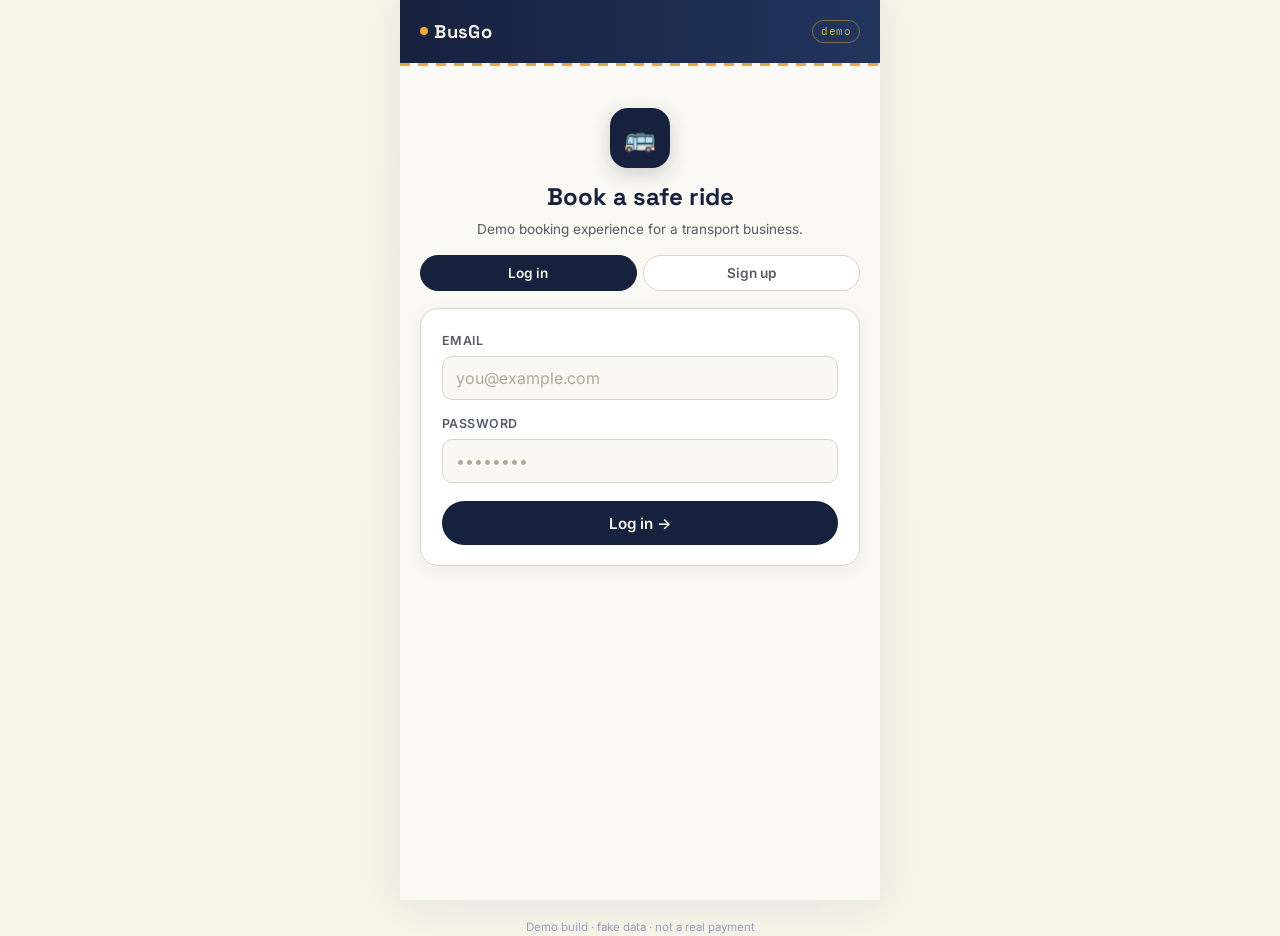
<file: Index.html>
<!DOCTYPE html>
<html lang="en">
<head>
<meta charset="UTF-8">
<meta name="viewport" content="width=device-width, initial-scale=1.0">
<title>BusGo — Book Your Ride</title>
<link rel="stylesheet" href="style.css">
<style>
/* ===== INDEX LOGIN POLISH ===== */
.auth-brand{display:flex;flex-direction:column;align-items:center;padding:1.4rem 0 1rem;}
.auth-brand .logo-mark{width:60px;height:60px;background:var(--ink);border-radius:18px;display:flex;align-items:center;justify-content:center;font-size:1.6rem;margin-bottom:0.7rem;box-shadow:0 6px 20px rgba(22,33,62,0.2);}
.auth-brand .h1{margin:0 0 0.2rem;}
.auth-brand .sub{margin:0;font-size:0.85rem;}
.auth-card{background:#fff;border:1.5px solid var(--line);border-radius:18px;padding:1.4rem 1.3rem 1.2rem;box-shadow:0 4px 18px rgba(22,33,62,0.06);}
.auth-card .field input{background:#faf8f4;transition:border .15s,box-shadow .15s;}
.auth-card .field input:focus{background:#fff;box-shadow:0 0 0 3px rgba(232,169,58,0.15);}
.auth-card .field input::placeholder{color:#b0a99a;}
/* ===== DASHBOARD HERO POLISH ===== */
.hero{box-shadow:0 6px 24px rgba(22,33,62,0.16);}
.hero .hi{font-size:1.25rem;}
.hero .stat-row{gap:1.4rem;margin-top:1rem;}
.hero .stat-item .num{font-size:1.3rem;}
</style>
</head>
<body>

<div class="app">
  <div class="topbar">
    <div class="brand"><span class="dot"></span>BusGo</div>
    <div id="topbarRight" class="who"></div>
  </div>
  <div class="route-strip"></div>

  <div class="content">

    <!-- ============ AUTH VIEW ============ -->
    <div id="view-auth">
      <div class="auth-brand">
        <div class="logo-mark">🚌</div>
        <div class="h1">Book a safe ride</div>
        <p class="sub">Demo booking experience for a transport business.</p>
      </div>

      <div class="tabs">
        <button id="tabLogin" class="active">Log in</button>
        <button id="tabSignup">Sign up</button>
      </div>

      <div id="authError"></div>

      <!-- login form -->
      <form id="loginForm" class="auth-card">
        <div class="field">
          <label>Email</label>
          <input type="email" id="loginEmail" required placeholder="you@example.com" autocomplete="email">
        </div>
        <div class="field" style="margin-bottom:1.1rem;">
          <label>Password</label>
          <input type="password" id="loginPassword" required placeholder="••••••••" autocomplete="current-password">
        </div>
        <button type="submit" class="btn btn-primary">Log in &rarr;</button>
      </form>

      <!-- signup form -->
      <form id="signupForm" class="auth-card" style="display:none;">
        <div class="field">
          <label>Full name</label>
          <input type="text" id="suName" required placeholder="Your full name" autocomplete="name">
        </div>
        <div class="field">
          <label>Email</label>
          <input type="email" id="suEmail" required placeholder="you@example.com" autocomplete="email">
        </div>
        <div class="field">
          <label>Phone number</label>
          <input type="tel" id="suPhone" required placeholder="080..." autocomplete="tel">
        </div>
        <div class="field" style="margin-bottom:1.1rem;">
          <label>Password</label>
          <input type="password" id="suPassword" required placeholder="••••••••" autocomplete="new-password">
        </div>
        <button type="submit" class="btn btn-amber">Create account &rarr;</button>
      </form>
    </div>

    <!-- ============ DASHBOARD VIEW ============ -->
    <div id="view-dashboard" style="display:none;">
      <!-- hero header -->
      <div class="hero" id="heroArea">
        <div class="hi" id="heroGreeting">Welcome back!</div>
        <div class="sub">Search by route and date, then choose seats or cargo for your trip.</div>
        <div class="stat-row">
          <div class="stat-item"><span class="num" id="heroBuses">0</span><span class="lbl">Buses</span></div>
          <div class="stat-item"><span class="num" id="heroTickets">0</span><span class="lbl">My tickets</span></div>
        </div>
      </div>

      <div class="section-label">Plan your trip</div>
      <div class="card search-card">
        <form id="searchTripForm">
          <div class="search-grid">
            <div class="field">
              <label>Pick up</label>
              <select id="searchFrom"></select>
            </div>
            <div class="field">
              <label>Destination</label>
              <select id="searchTo"></select>
            </div>
            <div class="field">
              <label>Depart date</label>
              <input type="date" id="searchDay">
            </div>
            <div class="field">
              <label>Service</label>
              <select id="searchMode">
                <option value="passengers">Passengers</option>
                <option value="goods">Goods / luggage</option>
                <option value="both">Both</option>
              </select>
            </div>
            <div class="field">
              <label>People / bags</label>
              <input type="number" id="searchPeople" min="1" value="1">
            </div>
          </div>
          <button type="submit" class="btn btn-amber">Search buses</button>
        </form>
      </div>

      <div id="searchFeedback" class="sub"></div>
      <div class="section-label">Available trips</div>
      <div id="busList"></div>
    </div>

    <!-- ============ SEAT PICKER VIEW ============ -->
    <div id="view-seats" style="display:none;">
      <button class="btn-ghost btn" style="width:auto; margin-bottom:1rem;" id="backToDash">&larr; Back</button>
      <div id="seatBusInfo" class="card"></div>

      <div class="seat-legend">
        <span><span class="legend-swatch" style="background:#E7E4D9;"></span>Available</span>
        <span><span class="legend-swatch" style="background:var(--rust);"></span>Taken</span>
        <span><span class="legend-swatch" style="background:var(--ink);"></span>Your pick</span>
      </div>
      <div id="seatGrid" class="seat-grid"></div>

      <button id="payBtn" class="btn btn-amber" disabled>Select seats to continue</button>
    </div>

    <!-- ============ PAYMENT METHOD VIEW ============ -->
    <div id="view-payment" style="display:none;">
      <button class="btn-ghost btn" style="width:auto; margin-bottom:1rem;" id="backToSeats">&larr; Back to seats</button>
      <div class="h1">Choose payment method</div>
      <p class="sub">Select how you'd like to complete your booking.</p>

      <div id="paymentSummary" class="card"></div>

      <div class="pay-methods" id="payMethodList">
        <div class="pay-method selected" data-method="bank">
          <span class="icon">🏦</span>
          <div class="info">
            <div class="name">Pay with Bank Transfer</div>
            <div class="desc">Transfer to our demo bank account</div>
          </div>
          <div class="radio"></div>
        </div>
        <div class="pay-method" data-method="card">
          <span class="icon">💳</span>
          <div class="info">
            <div class="name">Pay with Card (Demo)</div>
            <div class="desc">Fake payment — instantly confirmed</div>
          </div>
          <div class="radio"></div>
        </div>
      </div>

      <div id="bankDetails" class="bank-details">
        <div class="row"><span class="l">Bank</span><span class="v">GTBank</span></div>
        <div class="row"><span class="l">Account name</span><span class="v">BusGo Transport Ltd</span></div>
        <div class="row"><span class="l">Account number</span><span class="v">0123 456 7890</span></div>
      </div>

      <button id="confirmPayBtn" class="btn btn-amber">Confirm Payment</button>
    </div>

    <!-- ============ TICKET VIEW ============ -->
    <div id="view-ticket" style="display:none;">
      <div id="ticketBox"></div>
      <button id="ticketDoneBtn" class="btn btn-primary">Done</button>
    </div>

  </div>
</div>

<!-- ============ FLOATING BUTTONS ============ -->
<button class="fab secondary" id="fabTickets" style="display:none;" title="My Tickets">🎟</button>
<button class="fab" id="fabRequest" style="display:none;" title="Request a day">+</button>

<!-- ============ REQUEST DAY MODAL ============ -->
<div id="requestModalBackdrop" class="modal-backdrop" style="display:none;">
  <div class="modal" id="requestModal">
    <div class="modal-header">
      <div>
        <div class="plate" style="font-size:1.1rem;">Request a travel day</div>
        <div class="meta">Tell us which day you need and the admin will consider adding a bus.</div>
      </div>
      <button class="modal-close" id="reqModalCloseBtn">&times;</button>
    </div>
    <form id="requestDayForm">
      <div class="field">
        <label>Day you need</label>
        <input type="date" id="reqDay" required>
      </div>
      <div class="field">
        <label>Note (optional)</label>
        <input type="text" id="reqNote" placeholder="e.g. going home after exams">
      </div>
      <button type="submit" class="btn btn-amber">Send request</button>
      <div id="requestConfirm" style="margin-top:0.6rem;"></div>
    </form>
  </div>
</div>

<!-- ============ MY TICKETS MODAL ============ -->
<div id="ticketsModalBackdrop" class="modal-backdrop" style="display:none;">
  <div class="modal" id="ticketsModal">
    <div class="modal-header">
      <div>
        <div class="plate" style="font-size:1.1rem;">My Tickets</div>
        <div class="meta" id="ticketsCount">0 tickets</div>
      </div>
      <button class="modal-close" id="ticketsModalCloseBtn">&times;</button>
    </div>
    <div id="ticketsList"></div>
  </div>
</div>

<footer class="disclaimer">Demo build · fake data · not a real payment</footer>

<script src="storage.js"></script>
<script>
/* ============ state ============ */
let selectedDay = null;
let selectedBus = null;
let selectedSeats = [];
let pendingMethod = 'bank';

/* ============ view switching ============ */
function showView(id){
  ['view-auth','view-dashboard','view-seats','view-payment','view-ticket'].forEach(v=>{
    document.getElementById(v).style.display = (v===id) ? 'block' : 'none';
  });
  // Show/hide floating buttons
  const showFab = id === 'view-dashboard';
  document.getElementById('fabTickets').style.display = showFab ? 'flex' : 'none';
  document.getElementById('fabRequest').style.display = showFab ? 'flex' : 'none';
}

function renderTopbar(){
  const user = DB.currentUser();
  const el = document.getElementById('topbarRight');
  if (user){
    el.innerHTML = `${user.name.split(' ')[0]} <button class="link" id="logoutBtn">Log out</button>`;
    document.getElementById('logoutBtn').onclick = () => {
      DB.logout();
      init();
    };
  } else {
    el.innerHTML = '<span class="tag">demo</span>';
  }
}

/* ============ auth ============ */
document.getElementById('tabLogin').onclick = () => {
  document.getElementById('tabLogin').classList.add('active');
  document.getElementById('tabSignup').classList.remove('active');
  document.getElementById('loginForm').style.display = 'block';
  document.getElementById('signupForm').style.display = 'none';
  document.getElementById('authError').innerHTML = '';
};
document.getElementById('tabSignup').onclick = () => {
  document.getElementById('tabSignup').classList.add('active');
  document.getElementById('tabLogin').classList.remove('active');
  document.getElementById('signupForm').style.display = 'block';
  document.getElementById('loginForm').style.display = 'none';
  document.getElementById('authError').innerHTML = '';
};

document.getElementById('loginForm').addEventListener('submit', (e) => {
  e.preventDefault();
  const email = document.getElementById('loginEmail').value.trim();
  const pw = document.getElementById('loginPassword').value;
  const user = DB.findUserByEmail(email);
  if (!user || user.password !== pw){
    document.getElementById('authError').innerHTML = '<div class="error">Email or password doesn\'t match. Try again, or sign up.</div>';
    return;
  }
  DB.login(user);
  init();
});

document.getElementById('signupForm').addEventListener('submit', (e) => {
  e.preventDefault();
  const name = document.getElementById('suName').value.trim();
  const email = document.getElementById('suEmail').value.trim();
  const phone = document.getElementById('suPhone').value.trim();
  const password = document.getElementById('suPassword').value;

  if (DB.findUserByEmail(email)){
    document.getElementById('authError').innerHTML = '<div class="error">An account with that email already exists — try logging in instead.</div>';
    return;
  }
  const user = DB.createUser({ name, email, phone, password });
  DB.login(user);
  init();
});

/* ============ request a day (modal) ============ */
document.getElementById('fabRequest').onclick = () => {
  openRequestModal();
};

function closeRequestModal(){
  document.getElementById('requestModalBackdrop').style.display = 'none';
}
document.getElementById('reqModalCloseBtn').onclick = closeRequestModal;
document.getElementById('requestModalBackdrop').addEventListener('click', (e) => {
  if (e.target.id === 'requestModalBackdrop') closeRequestModal();
});

document.getElementById('requestDayForm').addEventListener('submit', (e) => {
  e.preventDefault();
  const user = DB.currentUser();
  const day = document.getElementById('reqDay').value;
  const note = document.getElementById('reqNote').value.trim();

  DB.createRequest({
    userId: user.id,
    userName: user.name,
    userPhone: user.phone,
    day, note
  });

  document.getElementById('requestConfirm').innerHTML =
    `<div class="success">Sent! The admin will review this.</div>`;
  setTimeout(() => { closeRequestModal(); }, 1200);
});

/* ============ my tickets modal ============ */
document.getElementById('fabTickets').onclick = () => {
  renderTicketsModal();
  document.getElementById('ticketsModalBackdrop').style.display = 'flex';
};

document.getElementById('ticketsModalCloseBtn').onclick = () => {
  document.getElementById('ticketsModalBackdrop').style.display = 'none';
};
document.getElementById('ticketsModalBackdrop').addEventListener('click', (e) => {
  if (e.target.id === 'ticketsModalBackdrop') document.getElementById('ticketsModalBackdrop').style.display = 'none';
});

function renderTicketsModal(){
  const user = DB.currentUser();
  const mine = user ? DB.bookingsForUser(user.id) : [];
  const container = document.getElementById('ticketsList');
  document.getElementById('ticketsCount').textContent = mine.length + ' ticket' + (mine.length === 1 ? '' : 's');

  if (mine.length === 0){
    container.innerHTML = '<div class="empty"><div class="big">🎟</div>No tickets yet. Book a bus to see them here!</div>';
    return;
  }

  // Group by bus
  const grouped = {};
  mine.forEach(bk => {
    const bus = DB.getBuses().find(b => b.id === bk.busId);
    if (!bus) return;
    const key = bus.id;
    if (!grouped[key]) grouped[key] = { bus, bookings: [] };
    grouped[key].bookings.push(bk);
  });

  container.innerHTML = Object.values(grouped).map(g => {
    const bus = g.bus;
    const bookings = g.bookings;
    const total = bookings.reduce((s, b) => s + Number(b.amount), 0);
    const allPaid = bookings.every(b => b.paid);
    return `
      <div class="card" style="margin-bottom:0.8rem;">
        <div class="row1">
          <span class="plate">${bus.plate}</span>
          <span class="status-chip ${allPaid ? 'open' : 'full'}">${allPaid ? 'Paid' : 'Pending'}</span>
        </div>
        <div class="meta" style="margin-top:0.4rem;">
          ${DB.fmtDay(bus.day)} &middot; Seats: ${bookings.map(b => b.seat).join(', ')} &middot; ${DB.fmtMoney(total)}
        </div>
        ${bookings.map(b => `
          <div class="ticket-mini" data-ticket="${b.id}">
            <span class="icon">🎫</span>
            <div class="info">
              <div class="top">
                <span class="plate">Seat ${b.seat}</span>
                <span class="status-chip ${b.paid ? 'open' : 'full'}" style="font-size:0.6rem;">${b.paid ? 'Paid' : 'Pending'}</span>
              </div>
              <div class="bottom">Ticket #${b.id.slice(-6).toUpperCase()} &middot; ${DB.fmtMoney(b.amount)}</div>
            </div>
          </div>
        `).join('')}
      </div>
    `;
  }).join('');

  container.querySelectorAll('[data-ticket]').forEach(el => {
    el.onclick = () => {
      document.getElementById('ticketsModalBackdrop').style.display = 'none';
      showTicket(el.dataset.ticket);
    };
  });
}

/* ============ dashboard ============ */
let currentSearch = { from: '', to: '', day: '', mode: 'passengers', people: 1 };
let hasSearched = false;

function populateSearchOptions(){
  const locations = DB.allLocations();
  const fill = (select, value) => {
    const current = value || '';
    select.innerHTML = '<option value="">Any place</option>' + locations.map(loc => `<option value="${loc}" ${current === loc ? 'selected' : ''}>${loc}</option>`).join('');
  };
  fill(document.getElementById('searchFrom'), currentSearch.from);
  fill(document.getElementById('searchTo'), currentSearch.to);
  document.getElementById('searchDay').value = currentSearch.day;
  document.getElementById('searchMode').value = currentSearch.mode;
  document.getElementById('searchPeople').value = currentSearch.people || 1;
}

function renderBusCard(bus, suggested){
  const mode = currentSearch.mode || 'passengers';
  const isGoodsMode = mode === 'goods' || (mode === 'both' && bus.type === 'goods');
  const fare = isGoodsMode ? (bus.goodsPrice || bus.price) : bus.price;
  const label = bus.type === 'goods' ? 'Goods' : bus.type === 'both' ? 'Passengers + goods' : 'Passengers';
  const left = DB.seatsLeft(bus);
  const full = left <= 0;
  const pct = Math.min(100, Math.round(((bus.capacity-left)/bus.capacity)*100));
  const availabilityText = isGoodsMode ? 'Cargo slot available' : `${left} seat${left === 1 ? '' : 's'} left`;
  const badgeClass = suggested ? 'open' : (full ? 'full' : 'open');
  return `<div class="bus-card ${suggested ? 'suggestion-card' : ''}" data-bus="${bus.id}" data-mode="${isGoodsMode ? 'goods' : 'passengers'}">
    <div class="row1">
      <span class="plate">${bus.plate}</span>
      <span class="price">${DB.fmtMoney(fare)}</span>
    </div>
    <div class="meta">${DB.fmtDay(bus.day)} &middot; ${bus.from} → ${bus.to} &middot; ${label}</div>
    <div class="meta" style="margin-top:0.35rem;">${bus.description || 'Direct route'}</div>
    <div class="meta" style="margin-top:0.4rem;">${availabilityText}
      <span class="status-chip ${badgeClass}" style="margin-left:0.4rem;">${suggested ? 'Suggested' : (full ? 'Full' : 'Open')}</span>
    </div>
    <div class="seat-bar ${full ? 'full' : ''}"><div style="width:${pct}%"></div></div>
  </div>`;
}

function openRequestModal(prefill = {}){
  const modal = document.getElementById('requestModalBackdrop');
  modal.style.display = 'flex';
  const dayInput = document.getElementById('reqDay');
  const noteInput = document.getElementById('reqNote');
  if (prefill.day) dayInput.value = prefill.day;
  if (prefill.note) noteInput.value = prefill.note;
  dayInput.focus();
}

function renderDashboard(){
  const user = DB.currentUser();

  const buses = DB.getBuses();
  const myTickets = user ? DB.bookingsForUser(user.id) : [];
  document.getElementById('heroGreeting').textContent = `Hey, ${user.name.split(' ')[0]}! 👋`;
  document.getElementById('heroBuses').textContent = buses.length;
  document.getElementById('heroTickets').textContent = myTickets.length;

  populateSearchOptions();

  const busList = document.getElementById('busList');
  const feedback = document.getElementById('searchFeedback');

  if (!hasSearched) {
    feedback.innerHTML = '<div class="sub">Search a route and date to see trips. If your date is missing, we will suggest other days and give you a request option.</div>';
    busList.innerHTML = '<div class="empty"><div class="big">🔎</div>Search to see available trips for your route.</div>';
    return;
  }

  const searchResults = DB.searchTrips(currentSearch);
  const suggestedResults = (currentSearch.from && currentSearch.to)
    ? DB.suggestedTrips(currentSearch.from, currentSearch.to, currentSearch.mode)
    : [];

  if (searchResults.length === 0) {
    feedback.innerHTML = '<div class="error">No exact trip matched that route and date yet. Suggested days are shown below and you can also request this day.</div>';
  } else {
    feedback.innerHTML = '<div class="success">We found rides that fit your search. Pick one to continue.</div>';
  }

  if (searchResults.length === 0) {
    if (suggestedResults.length === 0) {
      busList.innerHTML = `
        <div class="empty">
          <div class="big">🚌</div>
          No trip found yet for that route.
          <div style="margin-top:0.7rem;">
            <button class="btn btn-amber" id="requestSearchDayBtn">Request this day</button>
          </div>
        </div>`;
      document.getElementById('requestSearchDayBtn').onclick = () => openRequestModal({
        day: currentSearch.day || '',
        note: `Request for ${currentSearch.from || 'this place'} to ${currentSearch.to || 'destination'}`
      });
    } else {
      busList.innerHTML = `
        <div class="card" style="margin-bottom:0.8rem;">
          <div class="sub" style="margin-bottom:0.5rem;">No exact match for that day, but here are nearby options.</div>
          <button class="btn btn-ghost" id="requestSearchDayBtn">Request this day</button>
        </div>
        ${suggestedResults.map(b => renderBusCard(b, true)).join('')}`;
      document.getElementById('requestSearchDayBtn').onclick = () => openRequestModal({
        day: currentSearch.day || '',
        note: `Request for ${currentSearch.from || 'this place'} to ${currentSearch.to || 'destination'}`
      });
    }
  } else {
    busList.innerHTML = searchResults.map(b => renderBusCard(b, false)).join('');
  }

  busList.querySelectorAll('.bus-card').forEach(card => {
    card.onclick = () => openSeatView(card.dataset.bus, card.dataset.mode || 'passengers');
  });
}

document.getElementById('searchTripForm').addEventListener('submit', (e) => {
  e.preventDefault();
  currentSearch = {
    from: document.getElementById('searchFrom').value,
    to: document.getElementById('searchTo').value,
    day: document.getElementById('searchDay').value,
    mode: document.getElementById('searchMode').value,
    people: Number(document.getElementById('searchPeople').value || 1)
  };
  hasSearched = true;
  renderDashboard();
});

/* ============ seat picker ============ */
let bookingMode = 'passengers';

function openSeatView(busId, mode = 'passengers'){
  selectedBus = DB.getBuses().find(b => b.id === busId);
  bookingMode = mode;
  selectedSeats = [];
  if (!selectedBus) return;

  const isGoods = bookingMode === 'goods' || selectedBus.type === 'goods' || (selectedBus.type === 'both' && bookingMode === 'goods');
  const fare = isGoods ? (selectedBus.goodsPrice || selectedBus.price) : selectedBus.price;

  document.getElementById('seatBusInfo').innerHTML = `
    <div class="row1">
      <span class="plate">${selectedBus.plate}</span>
      <span class="price">${DB.fmtMoney(fare)}${isGoods ? '' : ' / seat'}</span>
    </div>
    <div class="meta">${DB.fmtDay(selectedBus.day)} &middot; ${selectedBus.from} → ${selectedBus.to} &middot; ${isGoods ? 'Cargo / luggage service' : `Passenger seats for ${currentSearch.people || 1} traveller${(currentSearch.people || 1) === 1 ? '' : 's'}`}</div>
  `;
  renderSeatGrid();
  document.getElementById('payBtn').disabled = false;
  document.getElementById('payBtn').textContent = isGoods ? `Continue — cargo slot (${DB.fmtMoney(fare)})` : 'Select seats to continue';
  showView('view-seats');
}

function renderSeatGrid(){
  const isGoods = bookingMode === 'goods' || selectedBus.type === 'goods' || (selectedBus.type === 'both' && bookingMode === 'goods');
  const taken = DB.takenSeats(selectedBus.id);
  const grid = document.getElementById('seatGrid');
  const maxSeats = currentSearch.people || 1;
  let html = '';

  if (isGoods) {
    const cargoSeat = 'CARGO';
    const cls = selectedSeats.includes(cargoSeat) ? 'selected' : 'available';
    html += `<div class="seat ${cls}" data-seat="${cargoSeat}">CARGO</div>`;
  } else {
    for (let i = 1; i <= selectedBus.capacity; i++){
      const seatNum = 'S' + String(i).padStart(2,'0');
      let cls = 'available';
      if (taken.includes(seatNum)) cls = 'taken';
      else if (selectedSeats.includes(seatNum)) cls = 'selected';
      html += `<div class="seat ${cls}" data-seat="${seatNum}">${seatNum}</div>`;
    }
  }
  grid.innerHTML = html;

  grid.querySelectorAll('.seat.available, .seat.selected').forEach(el => {
    el.onclick = () => {
      const seat = el.dataset.seat;
      if (selectedSeats.includes(seat)) {
        selectedSeats = selectedSeats.filter(s => s !== seat);
      } else if (!isGoods && selectedSeats.length >= maxSeats) {
        return;
      } else {
        selectedSeats = [...selectedSeats, seat];
      }
      renderSeatGrid();
      const payBtn = document.getElementById('payBtn');
      const count = selectedSeats.length;
      payBtn.disabled = count === 0;
      if (count === 0) {
        payBtn.textContent = isGoods ? `Continue — cargo slot (${DB.fmtMoney(selectedBus.goodsPrice || selectedBus.price)})` : 'Select seats to continue';
      } else {
        const total = isGoods ? (selectedBus.goodsPrice || selectedBus.price) : count * selectedBus.price;
        payBtn.textContent = isGoods ? `Continue — cargo slot (${DB.fmtMoney(total)})` : `Continue — ${count} seat${count > 1 ? 's' : ''} (${DB.fmtMoney(total)})`;
      }
    };
  });
}

document.getElementById('backToDash').onclick = () => { renderDashboard(); showView('view-dashboard'); };
document.getElementById('backToSeats').onclick = () => { showView('view-seats'); };

document.getElementById('payBtn').onclick = () => {
  if (selectedSeats.length === 0 || !selectedBus) return;
  const isGoods = bookingMode === 'goods' || selectedBus.type === 'goods' || (selectedBus.type === 'both' && bookingMode === 'goods');
  const count = selectedSeats.length;
  const total = isGoods ? (selectedBus.goodsPrice || selectedBus.price) : count * selectedBus.price;
  document.getElementById('paymentSummary').innerHTML = `
    <div class="row1">
      <span class="plate">${selectedBus.plate}</span>
      <span class="price">${DB.fmtMoney(total)}</span>
    </div>
    <div class="meta">${isGoods ? 'Cargo / luggage booking' : `${count} seat${count > 1 ? 's' : ''}: ${selectedSeats.join(', ')}`} &middot; ${DB.fmtDay(selectedBus.day)}</div>
  `;
  pendingMethod = 'bank';
  document.querySelectorAll('.pay-method').forEach(el => el.classList.toggle('selected', el.dataset.method === 'bank'));
  document.getElementById('bankDetails').style.display = 'block';
  showView('view-payment');
};

/* ============ payment method ============ */
document.querySelectorAll('.pay-method').forEach(el => {
  el.onclick = () => {
    pendingMethod = el.dataset.method;
    document.querySelectorAll('.pay-method').forEach(m => m.classList.remove('selected'));
    el.classList.add('selected');
    document.getElementById('bankDetails').style.display = pendingMethod === 'bank' ? 'block' : 'none';
  };
});

document.getElementById('confirmPayBtn').onclick = () => {
  if (selectedSeats.length === 0 || !selectedBus) return;
  const user = DB.currentUser();
  const isGoods = bookingMode === 'goods' || selectedBus.type === 'goods' || (selectedBus.type === 'both' && bookingMode === 'goods');
  const bookings = DB.createMultipleBookings({
    userId: user.id,
    userName: user.name,
    busId: selectedBus.id,
    seats: selectedSeats,
    amountPerSeat: isGoods ? (selectedBus.goodsPrice || selectedBus.price) : selectedBus.price,
    kind: isGoods ? 'goods' : 'passengers',
    note: isGoods ? 'Cargo / luggage booking' : 'Passenger booking'
  });
  showMultipleTickets(bookings, pendingMethod);
};

/* ============ ticket ============ */
function showTicket(bookingId){
  const booking = DB.getBookings().find(b => b.id === bookingId);
  const bus = DB.getBuses().find(b => b.id === booking.busId);
  const user = DB.currentUser();

  document.getElementById('ticketBox').innerHTML = `
    <div class="ticket">
      <div class="notch left"></div><div class="notch right"></div>
      <div class="brand-row">
        <span class="name">BusGo Ticket</span>
        <span class="badge ${booking.paid?'':'pending'}">${booking.paid?'CONFIRMED':'PENDING'}</span>
      </div>
      <div class="route-line">
        <span class="stop"></span><span class="track"></span><span class="stop"></span>
      </div>
      <div class="ticket-grid">
        <div><div class="k">Passenger</div><div class="v">${user.name}</div></div>
        <div><div class="k">Seat</div><div class="v">${booking.seat}</div></div>
        <div><div class="k">Bus plate</div><div class="v">${bus.plate}</div></div>
        <div><div class="k">Travel day</div><div class="v">${DB.fmtDay(bus.day)}</div></div>
        <div><div class="k">Amount</div><div class="v">${DB.fmtMoney(booking.amount)}</div></div>
        <div><div class="k">Ticket ID</div><div class="v">${booking.id.slice(-6).toUpperCase()}</div></div>
      </div>
      <div class="perf">
        <span>BUSGO &middot; DEMO</span>
        <span>Show this to the driver</span>
      </div>
    </div>
  `;
  showView('view-ticket');
}

function showMultipleTickets(bookings, method){
  const bus = DB.getBuses().find(b => b.id === bookings[0].busId);
  const user = DB.currentUser();
  const isGoods = bookings[0].kind === 'goods';
  const total = bookings.reduce((sum, b) => sum + Number(b.amount), 0);
  const methodLabel = method === 'bank' ? 'Bank Transfer' : 'Card (Demo)';
  const driver = DB.findDriverByPlate(bus.plate);
  const driverInfo = driver ? `<div><div class="k">Driver</div><div class="v">${driver.name}</div></div>` : '';

  document.getElementById('ticketBox').innerHTML = `
    <div class="ticket">
      <div class="notch left"></div><div class="notch right"></div>
      <div class="brand-row">
        <span class="name">BusGo Ticket(s)</span>
        <span class="badge">CONFIRMED</span>
      </div>
      <div class="route-line">
        <span class="stop"></span><span class="track"></span><span class="stop"></span>
      </div>
      <div class="ticket-grid">
        <div><div class="k">Passenger</div><div class="v">${user.name}</div></div>
        <div><div class="k">${isGoods ? 'Cargo' : 'Seats'}</div><div class="v">${bookings.map(b => b.seat).join(', ')}</div></div>
        <div><div class="k">Bus plate</div><div class="v">${bus.plate}</div></div>
        <div><div class="k">Travel day</div><div class="v">${DB.fmtDay(bus.day)}</div></div>
        <div><div class="k">Total amount</div><div class="v">${DB.fmtMoney(total)}</div></div>
        <div><div class="k">Payment method</div><div class="v">${methodLabel}</div></div>
        ${driverInfo}
      </div>
      <div class="perf">
        <span>BUSGO &middot; DEMO</span>
        <span>Show this to the driver</span>
      </div>
    </div>
  `;
  showView('view-ticket');
}

document.getElementById('ticketDoneBtn').onclick = () => { renderDashboard(); showView('view-dashboard'); };

/* ============ init ============ */
function init(){
  document.getElementById('reqDay').min = DB.todayStr();
  renderTopbar();
  const user = DB.currentUser();
  if (user){
    renderDashboard();
    showView('view-dashboard');
  } else {
    showView('view-auth');
  }
}

init();
</script>
</body>
</html>
</file>
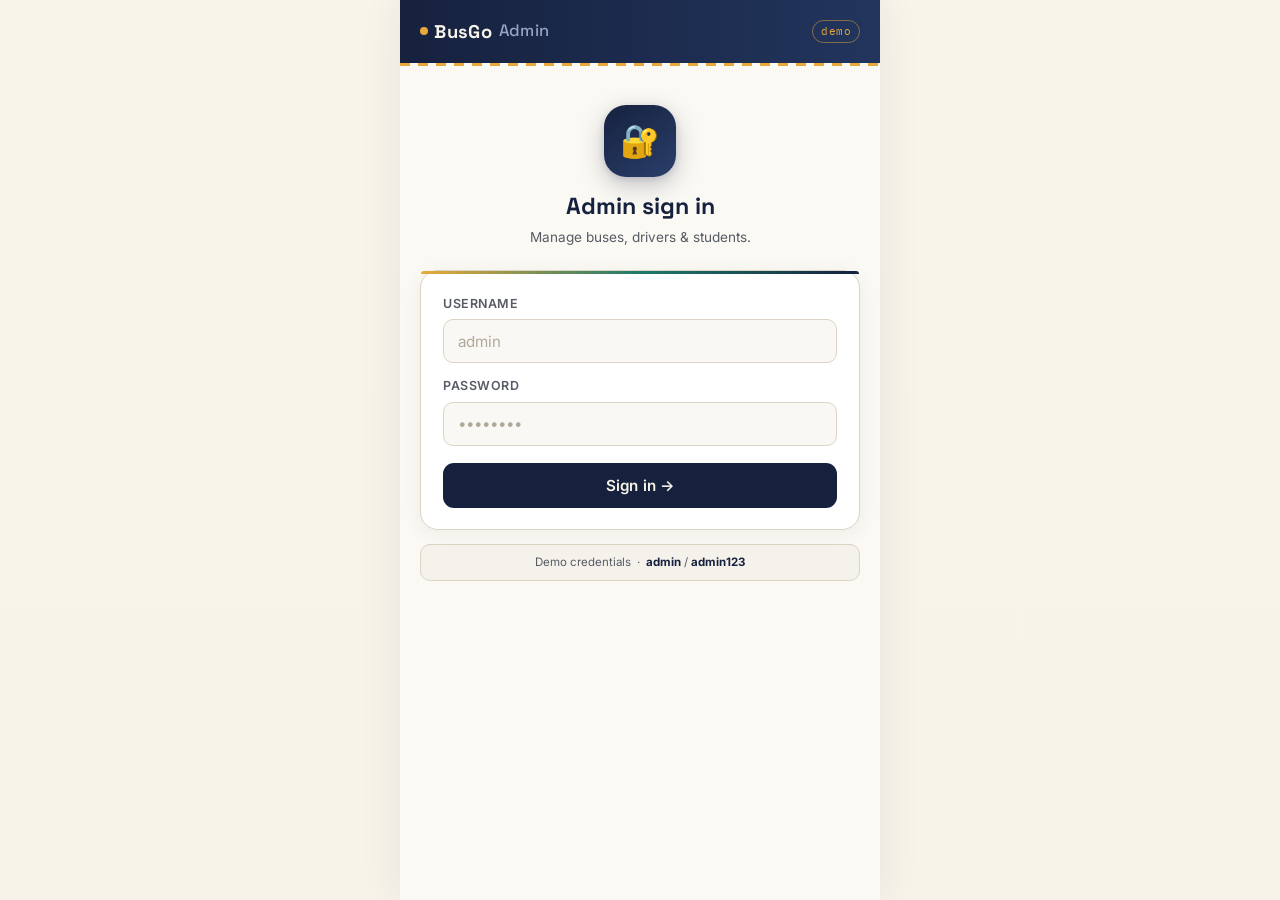
<file: Admin.html>
<!DOCTYPE html>
<html lang="en">
<head>
<meta charset="UTF-8">
<meta name="viewport" content="width=device-width, initial-scale=1.0">
<title>BusGo Admin</title>
<link rel="stylesheet" href="style.css">
<style>
/* ============ ADMIN LOGIN ============ */
.admin-login-wrap{display:flex;flex-direction:column;align-items:center;padding:1.2rem 0 0.8rem;gap:0;}
.admin-login-brand{display:flex;flex-direction:column;align-items:center;margin-bottom:1.4rem;}
.admin-login-icon{width:72px;height:72px;background:linear-gradient(145deg,var(--ink) 0%,#2a3f6a 100%);border-radius:22px;display:flex;align-items:center;justify-content:center;font-size:2rem;margin-bottom:0.75rem;box-shadow:0 8px 24px rgba(22,33,62,0.25),0 2px 6px rgba(22,33,62,0.12);}
.admin-login-brand .h1{font-family:var(--display);font-weight:700;font-size:1.45rem;text-align:center;margin:0 0 0.2rem;}
.admin-login-brand .sub{text-align:center;max-width:240px;font-size:0.85rem;color:var(--graphite);margin:0;}
.admin-login-card{width:100%;background:#fff;border:1.5px solid var(--line);border-radius:18px;padding:1.5rem 1.4rem 1.3rem;position:relative;box-shadow:0 4px 20px rgba(22,33,62,0.06);}
.admin-login-card::before{content:"";position:absolute;top:0;left:0;right:0;height:3px;background:linear-gradient(90deg,var(--amber) 0%,var(--teal) 50%,var(--ink) 100%);border-radius:18px 18px 0 0;}
.admin-login-card .field input{border-radius:10px;padding:0.72rem 0.85rem;border:1.5px solid var(--line);background:#faf8f4;transition:border .15s,box-shadow .15s;font-size:0.95rem;}
.admin-login-card .field input:focus{border-color:var(--ink);background:#fff;box-shadow:0 0 0 3px rgba(22,33,62,0.08);outline:none;}
.admin-login-card .field input::placeholder{color:#b0a99a;}
.admin-login-card .btn-ink{background:var(--ink);color:var(--paper);padding:0.8rem;border-radius:11px;font-weight:600;font-size:0.95rem;border:none;cursor:pointer;width:100%;display:flex;align-items:center;justify-content:center;gap:0.45rem;transition:background .12s,transform .05s;letter-spacing:0.01em;}
.admin-login-card .btn-ink:hover{background:var(--ink-2);}
.admin-login-card .btn-ink:active{transform:scale(0.98);}
.demo-note{width:100%;text-align:center;font-size:0.72rem;color:var(--graphite);margin-top:0.9rem;padding:0.55rem 0.8rem;background:#f5f2eb;border-radius:10px;border:1px solid var(--line);line-height:1.5;}
.demo-note b{color:var(--ink);}

/* ============ ADMIN DASHBOARD ============ */
.admin-hero{background:linear-gradient(135deg,#0f1729 0%,#16213e 60%,#1a2a4a 100%);border-radius:20px;padding:1.5rem 1.4rem 1.3rem;margin-bottom:1.3rem;color:var(--paper);position:relative;overflow:hidden;box-shadow:0 6px 24px rgba(22,33,62,0.18);}
.admin-hero::before{content:"";position:absolute;top:-30px;right:-30px;width:120px;height:120px;border-radius:50%;background:rgba(232,169,58,0.07);}
.admin-hero::after{content:"⚙";position:absolute;right:14px;bottom:4px;font-size:4rem;opacity:0.08;line-height:1;}
.admin-hero .greet{font-family:var(--display);font-weight:700;font-size:1.2rem;margin-bottom:0.2rem;}
.admin-hero .hero-sub{color:rgba(200,210,235,0.7);font-size:0.8rem;margin-bottom:1.1rem;}
.admin-stat-row{display:grid;grid-template-columns:1fr 1fr;gap:0.6rem;}
.admin-stat{background:rgba(255,255,255,0.07);border:1px solid rgba(255,255,255,0.1);border-radius:12px;padding:0.85rem 1rem;backdrop-filter:blur(4px);}
.admin-stat .num{font-family:var(--display);font-weight:700;font-size:1.35rem;color:var(--amber);line-height:1;}
.admin-stat .lbl{font-size:0.65rem;color:rgba(200,210,235,0.6);text-transform:uppercase;letter-spacing:0.05em;margin-top:0.25rem;}
.admin-tabs{display:flex;gap:0.35rem;margin-bottom:1.2rem;overflow-x:auto;padding:0.15rem 0;scrollbar-width:none;}
.admin-tabs::-webkit-scrollbar{display:none;}
.admin-tabs button{flex:0 0 auto;padding:0.48rem 1rem;border-radius:99px;border:1.5px solid var(--line);background:#fff;color:var(--graphite);font-weight:600;font-size:0.8rem;cursor:pointer;white-space:nowrap;transition:all .12s;}
.admin-tabs button:hover{border-color:var(--amber);color:var(--ink);background:#fffbf2;}
.admin-tabs button.active{background:var(--ink);border-color:var(--ink);color:var(--paper);box-shadow:0 2px 10px rgba(22,33,62,0.18);}
.admin-tabs button .badge{background:var(--rust);color:#fff;font-size:0.6rem;padding:0.1rem 0.4rem;border-radius:99px;margin-left:0.3rem;font-family:var(--mono);vertical-align:middle;}
.create-card{background:linear-gradient(160deg,#faf8f3 0%,#fff 100%);border:1.5px solid var(--line);border-radius:16px;padding:1.2rem 1.2rem 1rem;margin-bottom:1rem;}
.create-card .ttl{font-family:var(--display);font-weight:700;font-size:0.95rem;margin-bottom:0.7rem;display:flex;align-items:center;gap:0.4rem;color:var(--ink);}
.driver-card{background:#fff;border:1.5px solid var(--line);border-radius:12px;padding:0.9rem 1rem;margin-bottom:0.6rem;transition:border-color .1s,box-shadow .1s;}
.driver-card:hover{border-color:var(--amber);box-shadow:0 2px 10px rgba(232,169,58,0.1);}
.driver-card .row1{display:flex;justify-content:space-between;align-items:center;}
.driver-card .name{font-weight:600;font-size:0.92rem;}
.driver-card .meta{font-size:0.75rem;color:var(--graphite);margin-top:0.2rem;font-family:var(--mono);}
.driver-delete{background:none;border:1px solid rgba(193,68,14,0.25);color:var(--rust);font-size:0.75rem;cursor:pointer;padding:0.25rem 0.6rem;border-radius:6px;transition:background .1s;}
.driver-delete:hover{background:#fbe7de;}
.request-card{border-left:3px solid var(--amber);}
.request-card.fulfilled{border-left-color:var(--teal);}
.request-card.dismissed{border-left-color:var(--rust);opacity:0.6;}
</style>
</head>
<body>
<div class="app">
<div class="topbar"><div class="brand"><span class="dot"></span>BusGo <span style="color:#9AA3C0;font-weight:500;font-size:0.9em;">Admin</span></div><div id="topbarRight" class="who"></div></div>
<div class="route-strip"></div>
<div class="content">

<div id="view-auth">
<div class="admin-login-wrap">
<div class="admin-login-brand">
  <div class="admin-login-icon">🔐</div>
  <div class="h1">Admin sign in</div>
  <p class="sub">Manage buses, drivers &amp; students.</p>
</div>
<div id="authError"></div>
<form id="loginForm" class="admin-login-card">
  <div class="field"><label>Username</label><input type="text" id="loginUser" required placeholder="admin" autocomplete="username"></div>
  <div class="field" style="margin-bottom:1.1rem;"><label>Password</label><input type="password" id="loginPass" required placeholder="••••••••" autocomplete="current-password"></div>
  <button type="submit" class="btn-ink">Sign in →</button>
</form>
<div class="demo-note">Demo credentials &nbsp;·&nbsp; <b>admin</b> / <b>admin123</b></div>
</div>
</div>

<div id="view-dashboard" style="display:none;">
<div class="admin-hero">
  <div class="greet">Admin Dashboard</div>
  <div class="hero-sub">Buses · Drivers · Students · Requests</div>
  <div class="admin-stat-row">
    <div class="admin-stat"><div class="num" id="statBuses">0</div><div class="lbl">Active buses</div></div>
    <div class="admin-stat"><div class="num" id="statBooked">0</div><div class="lbl">Seats booked</div></div>
    <div class="admin-stat"><div class="num" id="statRevenue">₦0</div><div class="lbl">Revenue</div></div>
    <div class="admin-stat"><div class="num" id="statStudents">0</div><div class="lbl">Students</div></div>
  </div>
</div>
<div class="admin-tabs">
<button id="tabBuses" class="active">Buses</button>
<button id="tabDrivers">Drivers</button>
<button id="tabRequests">Requests <span id="reqBadge" class="badge"></span></button>
<button id="tabStudents">Students</button>
</div>

<div id="busesTab">
<div class="create-card">
<div class="ttl">+ Add a new bus</div>
      <form id="createBusForm">
        <div class="field"><label>Travel day</label><input type="date" id="busDay" required></div>
        <div class="field"><label>Plate number</label><input type="text" id="busPlate" required placeholder="AUL 204 XY"></div>
        <div class="field"><label>From</label><input type="text" id="busFrom" required placeholder="Lagos"></div>
        <div class="field"><label>To</label><input type="text" id="busTo" required placeholder="Ibadan"></div>
        <div class="field"><label>Service type</label><select id="busType"><option value="passengers">Passengers only</option><option value="goods">Goods / luggage only</option><option value="both">Passengers + goods</option></select></div>
        <div class="btn-row">
          <div class="field" style="flex:1;"><label>Capacity</label><input type="number" id="busCapacity" required min="1" value="14"></div>
          <div class="field" style="flex:1;"><label>Passenger fare (&#8358;)</label><input type="number" id="busPrice" required min="0" value="3500"></div>
        </div>
        <div class="btn-row">
          <div class="field" style="flex:1;"><label>Goods fare (&#8358;)</label><input type="number" id="busGoodsPrice" min="0" value="1500"></div>
          <div class="field" style="flex:1;"><label>Route note</label><input type="text" id="busDescription" placeholder="Direct route, luggage allowed, etc."></div>
        </div>
        <button type="submit" class="btn btn-amber">Add bus</button>
      </form>
    </div>
    <div class="section-label" style="margin-top:0;">Buses &amp; passenger lists</div>
    <div id="busList"></div>

  </div>

  <div id="busModalBackdrop" class="modal-backdrop" style="display:none;"><div class="modal" id="busModal"></div></div>

  <div id="driversTab" style="display:none;">
    <div class="create-card">
      <div class="ttl">Register a driver</div>
      <p class="sub" style="margin-bottom:0.8rem;">Create a driver account so they can sign in on the Driver portal and see their passenger list.</p>
      <form id="createDriverForm">
        <div class="field"><label>Driver's full name</label><input type="text" id="driverName" required placeholder="e.g. Emeka Okafor"></div>
        <div class="field"><label>Assigned bus plate number</label><select id="driverPlate" required><option value="">&mdash; Select a bus &mdash;</option></select></div>
        <div class="field"><label>Set a password for the driver</label><input type="text" id="driverPassword" required placeholder="e.g. driver123" value="driver123"></div>
        <button type="submit" class="btn btn-amber">Register driver</button>
      </form>
      <div id="driverCreateMsg" style="margin-top:0.6rem;"></div>
    <div class="section-label" style="margin-top:0;">Registered drivers</div>
    <div id="driverList"></div>
  </div>

  <div id="requestsTab" style="display:none;">
    <div class="section-label" style="margin-top:0;">Day requests from students</div>
    <div id="requestList"></div>
  </div>

  <div id="requestBusModalBackdrop" class="modal-backdrop" style="display:none;">
    <div class="modal" id="requestBusModal">
      <div class="modal-header"><div><div class="plate" style="font-size:1.1rem;">Add bus for <span id="reqModalDay"></span></div><div class="meta">Fill in the details to create a bus for this requested day.</div><button class="modal-close" id="reqModalCloseBtn">&times;</button></div>
      <form id="requestBusForm">
        <div class="field"><label>Plate number</label><input type="text" id="reqModalPlate" required placeholder="AUL 204 XY"></div>
        <div class="btn-row">
          <div class="field" style="flex:1;"><label>Capacity</label><input type="number" id="reqModalCapacity" required min="1" value="14"></div>
          <div class="field" style="flex:1;"><label>Price (&#8358;)</label><input type="number" id="reqModalPrice" required min="0" value="3500"></div>
        <div class="btn-row"><button type="submit" class="btn btn-amber">Create bus</button><button type="button" class="btn btn-ghost" id="reqModalCancel">Cancel</button></div>
      </form>
    </div>
  </div>

  <div id="studentsTab" style="display:none;">
    <div class="section-label" style="margin-top:0;">Registered students</div>
    <div id="studentList"></div>
  </div>

</div>
<footer class="disclaimer">Demo build &middot; fake data &middot; not a real payment</footer>
</div>

<script src="storage.js"></script>
<script>
var ADMIN_USER = 'admin';
var ADMIN_PASS = 'admin123';

function showView(id){
  var v = ['view-auth','view-dashboard'];
  for(var i=0;i<v.length;i++){
    document.getElementById(v[i]).style.display = (v[i]===id) ? 'block' : 'none';
  }
}

function renderTopbar(){
  var el = document.getElementById('topbarRight');
  if (DB.isAdmin()){
    el.innerHTML = '<button class="link" id="logoutBtn">Log out</button>';
    document.getElementById('logoutBtn').onclick = function(){ DB.adminLogout(); init(); };
  } else {
    el.innerHTML = '<span class="tag">demo</span>';
  }
}

document.getElementById('loginForm').addEventListener('submit', function(e){
  e.preventDefault();
  var u = document.getElementById('loginUser').value.trim();
  var p = document.getElementById('loginPass').value;
  if (u === ADMIN_USER && p === ADMIN_PASS){
    DB.adminLogin();
    init();
  } else {
    document.getElementById('authError').innerHTML = '<div class="error">Wrong username or password.</div>';
  }
});

function activateTab(tab){
  var tabs = {buses:'tabBuses',drivers:'tabDrivers',requests:'tabRequests',students:'tabStudents'};
  var panels = {buses:'busesTab',drivers:'driversTab',requests:'requestsTab',students:'studentsTab'};
  var keys = Object.keys(tabs);
  for(var i=0;i<keys.length;i++){
    var key = keys[i];
    document.getElementById(tabs[key]).classList.toggle('active', key === tab);
    document.getElementById(panels[key]).style.display = (key === tab) ? 'block' : 'none';
  }
  if (tab === 'drivers') renderDrivers();
  if (tab === 'requests') renderRequests();
  if (tab === 'students') renderStudents();
}

document.getElementById('tabBuses').onclick = function(){ activateTab('buses'); };
document.getElementById('tabDrivers').onclick = function(){ activateTab('drivers'); };
document.getElementById('tabRequests').onclick = function(){ activateTab('requests'); };
document.getElementById('tabStudents').onclick = function(){ activateTab('students'); };

document.getElementById('createBusForm').addEventListener('submit', function(e){
  e.preventDefault();
  DB.createBus({
    day: document.getElementById('busDay').value,
    plate: document.getElementById('busPlate').value.trim(),
    capacity: document.getElementById('busCapacity').value,
    price: document.getElementById('busPrice').value,
    from: document.getElementById('busFrom').value.trim(),
    to: document.getElementById('busTo').value.trim(),
    type: document.getElementById('busType').value,
    goodsPrice: document.getElementById('busGoodsPrice').value,
    description: document.getElementById('busDescription').value.trim()
  });
  e.target.reset();
  document.getElementById('busCapacity').value = 14;
  document.getElementById('busPrice').value = 3500;
  document.getElementById('busGoodsPrice').value = 1500;
  renderAll();
});

function renderStats(){
  var buses = DB.getBuses();
  var bookings = DB.getBookings();
  var revenue = 0;
  for(var i=0;i<bookings.length;i++){
    if(bookings[i].paid) revenue += Number(bookings[i].amount);
  }
  document.getElementById('statBuses').textContent = buses.length;
  document.getElementById('statBooked').textContent = bookings.length;
  document.getElementById('statRevenue').textContent = DB.fmtMoney(revenue);
  document.getElementById('statStudents').textContent = DB.getUsers().length;
}

function renderBuses(){
  var buses = DB.getBuses().slice().sort(function(a,b){ return a.day.localeCompare(b.day); });
  var container = document.getElementById('busList');
  if (buses.length === 0){
    container.innerHTML = '<div class="empty"><div class="big">&#128652;</div>No buses added yet &mdash; add one above.</div>';
    return;
  }
  var html = '';
  for(var i=0;i<buses.length;i++){
    var bus = buses[i];
    var bookings = DB.bookingsForBus(bus.id);
    var left = DB.seatsLeft(bus);
    var paidCount = 0;
    for(var j=0;j<bookings.length;j++){ if(bookings[j].paid) paidCount++; }
    var driver = DB.findDriverByPlate(bus.plate);
    var serviceLabel = bus.type === 'goods' ? 'Goods' : bus.type === 'both' ? 'Passengers + goods' : 'Passengers';
    html += '<div class="card bus-admin-card" data-openbus="' + bus.id + '">' +
      '<div class="row1"><span class="plate">' + bus.plate + '</span><span class="price">' + DB.fmtMoney(bus.price) + '</span></div>' +
      '<div class="meta">' + DB.fmtDay(bus.day) + ' &middot; ' + (bus.from || 'Route') + ' → ' + (bus.to || 'Route') + ' &middot; ' + serviceLabel + '</div>' +
      '<div class="meta">' + left + ' of ' + bus.capacity + ' free &middot; ' + bookings.length + ' booked &middot; ' + paidCount + ' paid' +
      (driver ? ' &middot; Driver: ' + driver.name : '') + '</div>';
  }
  container.innerHTML = html;
  var cards = container.querySelectorAll('[data-openbus]');
  for(var k=0;k<cards.length;k++){
    cards[k].onclick = function(){ openBusModal(this.dataset.openbus); };
  }
}

function openBusModal(busId){
  var bus = DB.getBuses().find(function(b){ return b.id === busId; });
  if (!bus) return;
  var bookings = DB.bookingsForBus(bus.id);
  var driver = DB.findDriverByPlate(bus.plate);
  var serviceLabel = bus.type === 'goods' ? 'Goods' : bus.type === 'both' ? 'Passengers + goods' : 'Passengers';
  var html = '';
  html += '<div class="modal-header"><div><div class="plate" style="font-size:1.1rem;">' + bus.plate + '</div><div class="meta">' + DB.fmtDay(bus.day) + ' &middot; ' + (bus.from || 'Route') + ' → ' + (bus.to || 'Route') + ' &middot; ' + serviceLabel + ' &middot; ' + DB.fmtMoney(bus.price) + '/seat' + (driver ? ' &middot; Driver: ' + driver.name : '') + '</div><button class="modal-close" id="busModalCloseBtn">&times;</button></div>';
  if (bus.description){ html += '<div class="sub" style="margin:0.7rem 0 0.4rem;">' + bus.description + '</div>'; }
  if (bus.goodsPrice){ html += '<div class="meta" style="margin-bottom:0.8rem;">Goods fare: ' + DB.fmtMoney(bus.goodsPrice) + '</div>'; }
  if (bookings.length === 0){
    html += '<div class="sub" style="margin:1rem 0;">No bookings yet for this bus.</div>';
  } else {
    html += '<div style="margin:0.8rem 0 0.3rem;font-size:0.75rem;color:var(--graphite);font-weight:600;">' + bookings.length + ' passenger(s)</div>';
    for(var i=0;i<bookings.length;i++){
      var bk = bookings[i];
      var user = DB.getUsers().find(function(u){ return u.id === bk.userId; });
      html += '<div class="list-row"><div><div class="name">' + bk.userName + '</div><div class="meta">Seat ' + bk.seat + ' &middot; ' + DB.fmtMoney(bk.amount) + ' &middot; ' + (user ? user.email : '') + '</div><div class="meta">#' + bk.id.slice(-6).toUpperCase() + '</div></div><div style="display:flex;align-items:center;gap:0.4rem;"><span class="pill-toggle ' + (bk.paid ? 'paid' : 'pending') + '" data-booking="' + bk.id + '">' + (bk.paid ? 'Paid' : 'Pending') + '</span><button class="icon-btn" data-delbooking="' + bk.id + '">Delete</button></div></div>';
    }
  }
  html += '<div style="margin-top:1rem;display:flex;gap:0.5rem;"><button class="btn btn-ghost" id="busModalDeleteBus" style="color:var(--rust);">Delete this bus</button></div>';
  document.getElementById('busModal').innerHTML = html;
  document.getElementById('busModalBackdrop').style.display = 'flex';

  document.getElementById('busModalCloseBtn').onclick = function(){ document.getElementById('busModalBackdrop').style.display = 'none'; };
  document.getElementById('busModalBackdrop').addEventListener('click', function(e){ if(e.target.id === 'busModalBackdrop') document.getElementById('busModalBackdrop').style.display = 'none'; });

  document.getElementById('busModalDeleteBus').onclick = function(){
    if (confirm('Delete bus ' + bus.plate + '? This will also remove all its bookings.')){
      DB.deleteBus(bus.id);
      document.getElementById('busModalBackdrop').style.display = 'none';
      renderAll();
    }
  };

  document.querySelectorAll('[data-booking]').forEach(function(el){
    el.onclick = function(){
      var bkId = this.dataset.booking;
      var bk = DB.getBookings().find(function(b){ return b.id === bkId; });
      if (bk){ DB.setPaid(bkId, !bk.paid); openBusModal(busId); renderAll(); }
    };
  });

  document.querySelectorAll('[data-delbooking]').forEach(function(el){
    el.onclick = function(e){
      e.stopPropagation();
      if (confirm('Remove this booking?')){
        DB.removeBooking(this.dataset.delbooking);
        openBusModal(busId);
        renderAll();
      }
    };
  });
}

function renderDrivers(){
  var drivers = DB.getDrivers();
  var container = document.getElementById('driverList');
  if (drivers.length === 0){
    container.innerHTML = '<div class="sub" style="margin:0.5rem 0;">No drivers registered yet.</div>';
  } else {
    container.innerHTML = '';
    for(var i=0;i<drivers.length;i++){
      var d = drivers[i];
      var div = document.createElement('div');
      div.className = 'driver-card';
      div.innerHTML = '<div class="row1"><div><div class="name">' + d.name + '</div><div class="meta">' + d.plate + '</div></div><button class="driver-delete" data-did="' + d.id + '">Remove</button></div>';
      container.appendChild(div);
    }
    container.querySelectorAll('[data-did]').forEach(function(btn){
      btn.onclick = function(){
        if (confirm('Remove this driver?')){
          DB.removeDriver(this.dataset.did);
          renderDrivers();
          renderBuses();
        }
      };
    });
  }

  // populate plate select for driver form
  var sel = document.getElementById('driverPlate');
  var buses = DB.getBuses();
  var currentVal = sel.value;
  sel.innerHTML = '<option value="">&mdash; Select a bus &mdash;</option>';
  for(var i=0;i<buses.length;i++){
    var b = buses[i];
    var assigned = DB.findDriverByPlate(b.plate);
    var opt = document.createElement('option');
    opt.value = b.plate;
    opt.textContent = b.plate + ' (' + DB.fmtDay(b.day) + ')' + (assigned ? ' [has driver]' : '');
    if (!assigned) sel.appendChild(opt);
  }
  sel.value = currentVal;
}

document.getElementById('createDriverForm').addEventListener('submit', function(e){
  e.preventDefault();
  var name = document.getElementById('driverName').value.trim();
  var plate = document.getElementById('driverPlate').value;
  var password = document.getElementById('driverPassword').value.trim();
  if (!plate){
    document.getElementById('driverCreateMsg').innerHTML = '<div class="error">Please select a bus plate.</div>';
    return;
  }
  DB.createDriver({ name: name, plate: plate, password: password });
  e.target.reset();
  document.getElementById('driverPassword').value = 'driver123';
  document.getElementById('driverCreateMsg').innerHTML = '<div class="success">Driver ' + name + ' registered for ' + plate + '.</div>';
  renderDrivers();
  renderAll();
});

function renderRequests(){
  var requests = DB.getRequests().slice().sort(function(a,b){ return a.day.localeCompare(b.day); });
  var container = document.getElementById('requestList');
  if (requests.length === 0){
    container.innerHTML = '<div class="empty"><div class="big">&#9993;</div>No requests yet.</div>';
    return;
  }
  var html = '';
  for(var i=0;i<requests.length;i++){
    var r = requests[i];
    var statusLabel = r.status.charAt(0).toUpperCase() + r.status.slice(1);
    var cardClass = 'card request-card';
    if (r.status === 'fulfilled') cardClass += ' fulfilled';
    else if (r.status === 'dismissed') cardClass += ' dismissed';
    html += '<div class="' + cardClass + '" style="margin-bottom:0.7rem;"><div class="row1"><span class="name">' + r.userName + '</span><span class="status-chip ' + (r.status === 'fulfilled' ? 'open' : r.status === 'dismissed' ? 'full' : '') + '">' + statusLabel + '</span></div><div class="meta" style="margin-top:0.2rem;">' + DB.fmtDay(r.day) + (r.note ? ' &middot; ' + r.note : '') + '</div><div style="display:flex;gap:0.4rem;margin-top:0.6rem;">';
    if (r.status === 'pending'){
      html += '<button class="btn btn-amber" style="flex:1;font-size:0.8rem;padding:0.4rem 0.6rem;" data-fulfill="' + r.id + '">Create bus</button>';
      html += '<button class="btn btn-ghost" style="flex:1;font-size:0.8rem;padding:0.4rem 0.6rem;" data-dismiss="' + r.id + '">Dismiss</button>';
    }
    html += '</div></div>';
  }
  container.innerHTML = html;

  container.querySelectorAll('[data-fulfill]').forEach(function(btn){
    btn.onclick = function(){
      var requestId = this.dataset.fulfill;
      var req = DB.getRequests().find(function(r){ return r.id === requestId; });
      if (!req) return;
      document.getElementById('reqModalDay').textContent = DB.fmtDay(req.day);
      document.getElementById('reqModalPlate').value = '';
      document.getElementById('reqModalCapacity').value = 14;
      document.getElementById('reqModalPrice').value = 3500;
      document.getElementById('requestBusModalBackdrop').style.display = 'flex';
      document.getElementById('requestBusForm').onsubmit = function(e){
        e.preventDefault();
        DB.createBus({
          day: req.day,
          plate: document.getElementById('reqModalPlate').value.trim(),
          capacity: document.getElementById('reqModalCapacity').value,
          price: document.getElementById('reqModalPrice').value
        });
        DB.setRequestStatus(requestId, 'fulfilled');
        document.getElementById('requestBusModalBackdrop').style.display = 'none';
        renderAll();
      };
    };
  });

  container.querySelectorAll('[data-dismiss]').forEach(function(btn){
    btn.onclick = function(){
      var requestId = this.dataset.dismiss;
      DB.setRequestStatus(requestId, 'dismissed');
      renderRequests();
      renderAll();
    };
  });
}

// request bus modal close
document.getElementById('reqModalCloseBtn').onclick = function(){ document.getElementById('requestBusModalBackdrop').style.display = 'none'; };
document.getElementById('requestBusModalBackdrop').addEventListener('click', function(e){ if(e.target.id === 'requestBusModalBackdrop') document.getElementById('requestBusModalBackdrop').style.display = 'none'; });
document.getElementById('reqModalCancel').onclick = function(){ document.getElementById('requestBusModalBackdrop').style.display = 'none'; };

function renderStudents(){
  var users = DB.getUsers();
  var container = document.getElementById('studentList');
  if (users.length === 0){
    container.innerHTML = '<div class="empty"><div class="big">&#128101;</div>No registered students yet.</div>';
    return;
  }
  var html = '';
  for(var i=0;i<users.length;i++){
    var u = users[i];
    var tickets = DB.bookingsForUser(u.id);
    html += '<div class="list-row"><div><div class="name">' + u.name + '</div><div class="meta">' + u.email + ' &middot; ' + u.phone + ' &middot; ' + tickets.length + ' ticket(s)</div></div><button class="icon-btn" data-deluser="' + u.id + '">Remove</button></div>';
  }
  container.innerHTML = html;
  container.querySelectorAll('[data-deluser]').forEach(function(btn){
    btn.onclick = function(){
      if (confirm('Remove this student and all their bookings?')){
        DB.removeUser(this.dataset.deluser);
        renderStudents();
        renderAll();
      }
    };
  });
}

function renderAll(){
  if (!DB.isAdmin()) return;
  renderStats();
  renderBuses();
  // status badge on requests tab
  var pending = DB.getRequests().filter(function(r){ return r.status === 'pending'; }).length;
  document.getElementById('reqBadge').textContent = pending > 0 ? pending : '';
}

function init(){
  var today = DB.todayStr();
  document.getElementById('busDay').min = today;
  renderTopbar();
  if (DB.isAdmin()){
    showView('view-dashboard');
    renderAll();
    activateTab('buses');
  } else {
    showView('view-auth');
  }
}

init();
</script>
</body>
</html>
</file>
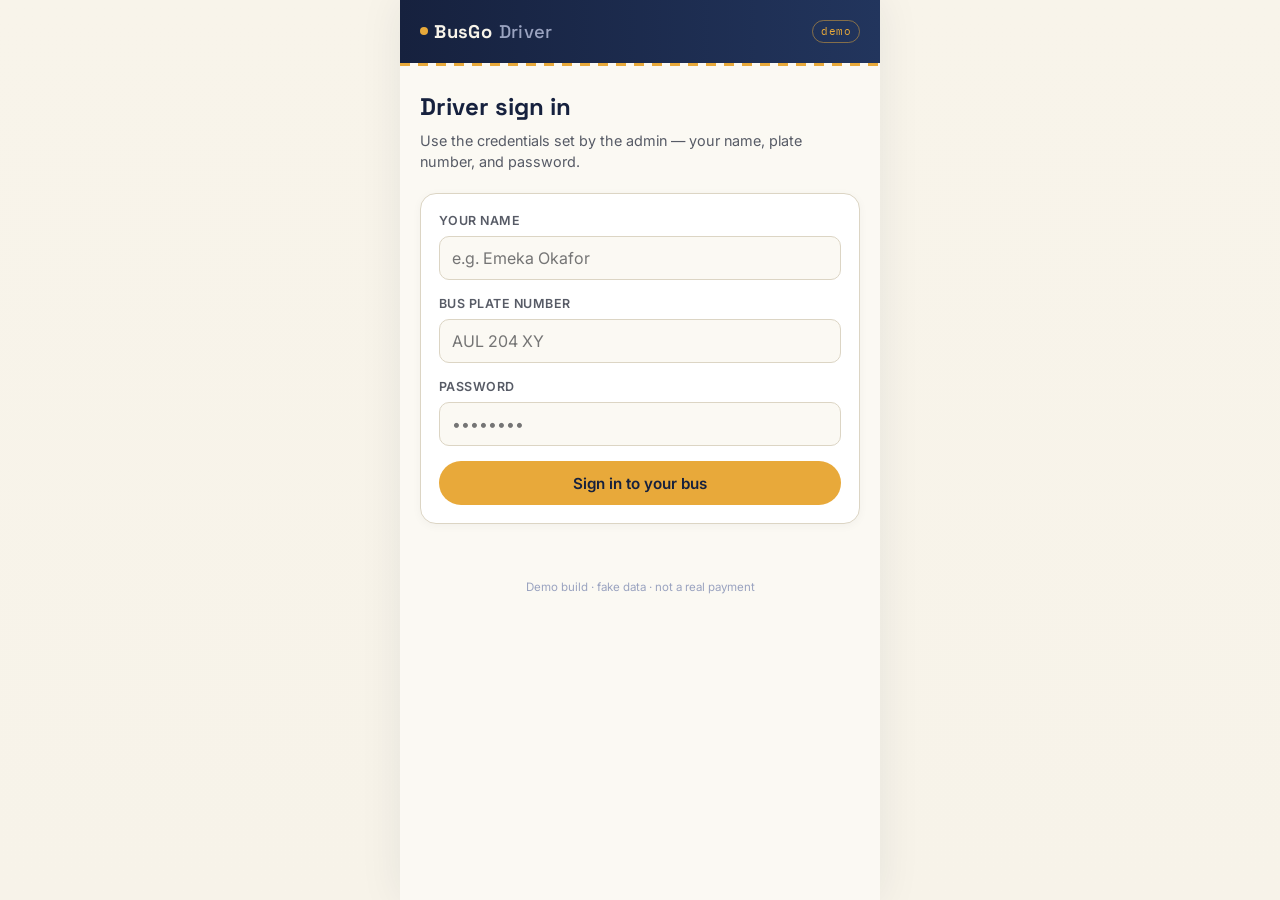
<file: driver.html>
<!DOCTYPE html>
<html lang="en">
<head>
<meta charset="UTF-8">
<meta name="viewport" content="width=device-width, initial-scale=1.0">
<title>BusGo Driver</title>
<link rel="stylesheet" href="style.css">
<style>
  .driver-hero{
    background:linear-gradient(135deg,var(--ink),#1a2d5a);
    border-radius:18px;
    padding:2rem 1.4rem 1.6rem;
    margin-bottom:1.5rem;
    color:var(--paper);
    position:relative;
    overflow:hidden;
    text-align:center;
  }
  .driver-hero::after{
    content:"🚌";
    position:absolute;
    right:-8px;
    bottom:-12px;
    font-size:5rem;
    opacity:0.12;
    transform:rotate(-12deg);
  }
  .driver-hero .greet{ font-size:1.3rem; font-weight:700; font-family:var(--display); }
  .driver-hero .plate-big{ font-family:var(--mono); font-size:1.6rem; font-weight:700; color:var(--amber); margin:0.3rem 0 0.2rem; letter-spacing:0.05em; }
  .driver-hero .sub{ color:#9AA3C0; font-size:0.85rem; margin-top:0.2rem; }

  .info-grid{ display:grid; grid-template-columns:1fr 1fr; gap:0.7rem; }
  .info-card{
    background:#fff; border:1px solid var(--line); border-radius:12px; padding:0.9rem 1rem;
  }
  .info-card .l{ font-size:0.68rem; text-transform:uppercase; letter-spacing:0.05em; color:var(--graphite); }
  .info-card .v{ font-family:var(--mono); font-size:1.05rem; font-weight:600; color:var(--ink); margin-top:0.2rem; }

  .passenger-row{
    display:flex; justify-content:space-between; align-items:center;
    padding:0.65rem 0; border-bottom:1px solid var(--line);
  }
  .passenger-row:last-child{ border-bottom:none; }
  .passenger-row .name{ font-weight:600; font-size:0.92rem; }
  .passenger-row .seat{ font-family:var(--mono); font-size:0.8rem; color:var(--teal); }
</style>
</head>
<body>

<div class="app">
  <div class="topbar">
    <div class="brand"><span class="dot"></span>BusGo <span style="color:#9AA3C0; font-weight:500;">Driver</span></div>
    <div id="topbarRight" class="who"></div>
  </div>
  <div class="route-strip"></div>

  <div class="content">

    <!-- ============ AUTH VIEW ============ -->
    <div id="view-auth">
      <div class="h1">Driver sign in</div>
      <p class="sub">Use the credentials set by the admin — your name, plate number, and password.</p>
      <div id="authError"></div>
      <form id="loginForm" class="card">
        <div class="field">
          <label>Your name</label>
          <input type="text" id="loginName" required placeholder="e.g. Emeka Okafor">
        </div>
        <div class="field">
          <label>Bus plate number</label>
          <input type="text" id="loginPlate" required placeholder="AUL 204 XY" style="text-transform:uppercase;">
        </div>
        <div class="field">
          <label>Password</label>
          <input type="password" id="loginPass" required placeholder="••••••••">
        </div>
        <button type="submit" class="btn btn-amber">Sign in to your bus</button>
      </form>
    </div>

    <!-- ============ DASHBOARD VIEW ============ -->
    <div id="view-dashboard" style="display:none;">
      <div class="driver-hero">
        <div class="greet" id="driverGreet">Welcome, Driver! 🚌</div>
        <div class="plate-big" id="driverPlate">AUL 000 XX</div>
        <div class="sub">Your assigned bus — show this to passengers</div>
      </div>

      <div class="section-label">Your Bus Info</div>
      <div class="info-grid" id="busInfoGrid">
        <div class="info-card"><div class="l">Travel day</div><div class="v" id="infoDay">—</div></div>
        <div class="info-card"><div class="l">Capacity</div><div class="v" id="infoCapacity">—</div></div>
        <div class="info-card"><div class="l">Seats booked</div><div class="v" id="infoBooked">0</div></div>
        <div class="info-card"><div class="l">Seats free</div><div class="v" id="infoFree">—</div></div>
      </div>

      <div class="section-label">Passenger List</div>
      <div class="card" id="passengerList">
        <div class="sub" style="margin:0;">Loading passenger info...</div>
      </div>
    </div>

  </div>

  <footer class="disclaimer">Demo build · fake data · not a real payment</footer>
</div>

<script src="storage.js"></script>
<script>
function showView(id){
  ['view-auth','view-dashboard'].forEach(v=>{
    document.getElementById(v).style.display = (v===id) ? 'block' : 'none';
  });
}

function renderTopbar(){
  const el = document.getElementById('topbarRight');
  if (DB.isDriverLoggedIn()){
    el.innerHTML = `<button class="link" id="logoutBtn">Log out</button>`;
    document.getElementById('logoutBtn').onclick = () => { DB.driverLogout(); init(); };
  } else {
    el.innerHTML = '<span class="tag">demo</span>';
  }
}

/* ============ auth ============ */
document.getElementById('loginForm').addEventListener('submit', (e) => {
  e.preventDefault();
  const name = document.getElementById('loginName').value.trim();
  const plate = document.getElementById('loginPlate').value.trim().toUpperCase();
  const pass = document.getElementById('loginPass').value;

  const driver = DB.findDriverByCredentials(plate, pass);
  if (!driver || driver.name.toLowerCase() !== name.toLowerCase()){
    document.getElementById('authError').innerHTML = '<div class="error">No match. Check your name, plate number, and password — or ask the admin to set you up.</div>';
    return;
  }
  DB.driverLogin(driver);
  init();
});

/* ============ dashboard ============ */
function renderDashboard(){
  const driver = DB.currentDriver();
  if (!driver) return;

  document.getElementById('driverGreet').textContent = `Hey, ${driver.name}! 🚌`;
  document.getElementById('driverPlate').textContent = driver.plate;

  // Find the bus that matches this plate
  const buses = DB.getBuses();
  const bus = buses.find(b => b.plate.toUpperCase() === driver.plate);

  if (!bus){
    document.getElementById('infoDay').textContent = '—';
    document.getElementById('infoCapacity').textContent = '—';
    document.getElementById('infoBooked').textContent = '0';
    document.getElementById('infoFree').textContent = '—';
    document.getElementById('passengerList').innerHTML = '<div class="sub" style="margin:0;">No bus found with this plate number. Ask the admin to create one.</div>';
    return;
  }

  document.getElementById('infoDay').textContent = DB.fmtDay(bus.day);
  document.getElementById('infoCapacity').textContent = bus.capacity + ' seats';
  const bookings = DB.bookingsForBus(bus.id);
  const left = DB.seatsLeft(bus);
  document.getElementById('infoBooked').textContent = bookings.length;
  document.getElementById('infoFree').textContent = left + ' seat' + (left===1?'':'s');

  if (bookings.length === 0){
    document.getElementById('passengerList').innerHTML = '<div class="sub" style="margin:0;">No passengers have booked this bus yet.</div>';
  } else {
    document.getElementById('passengerList').innerHTML = bookings.map(bk => `
      <div class="passenger-row">
        <div>
          <div class="name">${bk.userName}</div>
          <div class="meta">Ticket #${bk.id.slice(-6).toUpperCase()} &middot; ${DB.fmtMoney(bk.amount)}</div>
        </div>
        <div class="seat">${bk.seat}</div>
      </div>
    `).join('');
  }
}

/* ============ init ============ */
function init(){
  renderTopbar();
  if (DB.isDriverLoggedIn()){
    renderDashboard();
    showView('view-dashboard');
  } else {
    showView('view-auth');
  }
}

init();
</script>
</body>
</html>
</file>
<file: style.css>
/* =========================================================
   BusGo — design tokens
   Ink navy #16213E · Paper cream #F7F3E9 · Route amber #E8A93A
   Transit teal #1F7A6C (paid/confirmed) · Alert rust #C1440E (full/taken)
   Display: Space Grotesk · Body: Inter · Utility: IBM Plex Mono
   ========================================================= */

@import url('https://fonts.googleapis.com/css2?family=Space+Grotesk:wght@500;700&family=Inter:wght@400;500;600&family=IBM+Plex+Mono:wght@500;600&display=swap');

:root{
  --ink:      #16213E;
  --ink-2:    #1F2E52;
  --paper:    #F7F3E9;
  --paper-2:  #FBF9F3;
  --amber:    #E8A93A;
  --amber-2:  #C98A1E;
  --teal:     #1F7A6C;
  --rust:     #C1440E;
  --graphite: #575B66;
  --line:     #DCD5C4;

  --display: 'Space Grotesk', sans-serif;
  --body: 'Inter', sans-serif;
  --mono: 'IBM Plex Mono', monospace;
}

*{ box-sizing:border-box; }
html,body{ margin:0; padding:0; }
body{
  background:linear-gradient(180deg, #f8f4ea 0%, var(--paper) 100%);
  color:var(--ink);
  font-family:var(--body);
  line-height:1.5;
  min-height:100vh;
}
a{ color:inherit; }
button, input, select{ font-family:inherit; font-size:1rem; }

::selection{ background:var(--amber); color:var(--ink); }

/* ---------- layout shell ---------- */
.app{
  max-width:480px;
  margin:0 auto;
  min-height:100vh;
  background:var(--paper-2);
  box-shadow:0 0 40px rgba(22,33,62,0.08);
  position:relative;
  padding-bottom:2rem;
}

.topbar{
  background:linear-gradient(90deg, var(--ink) 0%, #22355d 100%);
  color:var(--paper);
  padding:1.1rem 1.25rem;
  display:flex;
  align-items:center;
  justify-content:space-between;
  position:sticky;
  top:0;
  z-index:20;
}
.topbar .brand{
  font-family:var(--display);
  font-weight:700;
  font-size:1.15rem;
  letter-spacing:0.02em;
  display:flex;
  align-items:center;
  gap:0.4rem;
}
.topbar .brand .dot{
  width:8px; height:8px; border-radius:50%;
  background:var(--amber);
  display:inline-block;
}
.topbar .tag{
  font-family:var(--mono);
  font-size:0.68rem;
  color:var(--amber);
  border:1px solid rgba(232,169,58,0.5);
  padding:0.15rem 0.5rem;
  border-radius:99px;
  letter-spacing:0.04em;
}
.topbar .who{
  font-size:0.8rem;
  color:#C9CFE0;
  display:flex;
  align-items:center;
  gap:0.6rem;
}
.topbar button.link{
  background:none; border:none; color:var(--amber);
  font-size:0.8rem; cursor:pointer; padding:0;
  text-decoration:underline;
}

.route-strip{
  height:3px;
  background:repeating-linear-gradient(90deg, var(--amber) 0 10px, transparent 10px 18px);
}

.content{ padding:1.25rem; }

.h1{
  font-family:var(--display);
  font-weight:700;
  font-size:1.5rem;
  margin:0.2rem 0 0.3rem;
}
.sub{ color:var(--graphite); font-size:0.9rem; margin:0 0 1.25rem; }

.card{
  background:#fff;
  border:1px solid var(--line);
  border-radius:16px;
  padding:1.1rem;
  margin-bottom:1rem;
  box-shadow:0 2px 10px rgba(22,33,62,0.04);
}

.field{ margin-bottom:0.9rem; }
.field label{
  display:block;
  font-size:0.78rem;
  font-weight:600;
  color:var(--graphite);
  margin-bottom:0.35rem;
  text-transform:uppercase;
  letter-spacing:0.04em;
}
.field input, .field select{
  width:100%;
  padding:0.7rem 0.8rem;
  border:1.5px solid var(--line);
  border-radius:10px;
  background:var(--paper-2);
  color:var(--ink);
}
.field input:focus, .field select:focus{
  outline:2px solid var(--amber);
  outline-offset:1px;
  border-color:var(--amber);
}

.btn{
  display:inline-flex;
  align-items:center;
  justify-content:center;
  gap:0.4rem;
  width:100%;
  padding:0.8rem 1rem;
  border-radius:999px;
  border:none;
  font-weight:600;
  font-size:0.95rem;
  cursor:pointer;
  transition:transform .05s ease, box-shadow .15s ease;
}
.btn:hover{ box-shadow:0 4px 12px rgba(22,33,62,0.08); }
.btn:active{ transform:scale(0.98); }
.btn-primary{ background:var(--ink); color:var(--paper); }
.btn-primary:hover{ background:var(--ink-2); }
.btn-amber{ background:var(--amber); color:var(--ink); }
.btn-amber:hover{ background:var(--amber-2); }
.btn-outline{ background:transparent; border:1.5px solid var(--ink); color:var(--ink); }
.btn-danger{ background:var(--rust); color:#fff; }
.btn-ghost{ background:var(--paper); color:var(--graphite); border:1px solid var(--line); }
.btn:disabled{ opacity:0.45; cursor:not-allowed; }

.btn-row{ display:flex; gap:0.6rem; }
.btn-row .btn{ width:auto; flex:1; }

.tabs{ display:flex; gap:0.4rem; margin-bottom:1.1rem; }
.tabs button{
  flex:1; padding:0.55rem; border-radius:99px; border:1.5px solid var(--line);
  background:#fff; color:var(--graphite); font-weight:600; font-size:0.85rem; cursor:pointer;
}
.tabs button.active{ background:var(--ink); border-color:var(--ink); color:var(--paper); }

.error{
  background:#FBE7DE; color:var(--rust); border:1px solid #F0C3AE;
  padding:0.6rem 0.8rem; border-radius:10px; font-size:0.85rem; margin-bottom:1rem;
}
.success{
  background:#E4F2EE; color:var(--teal); border:1px solid #B9DFD4;
  padding:0.6rem 0.8rem; border-radius:10px; font-size:0.85rem; margin-bottom:1rem;
}

/* ---------- day picker ---------- */
.day-scroll{
  display:flex; gap:0.6rem; overflow-x:auto; padding-bottom:0.4rem; margin-bottom:1.1rem;
}
.day-pill{
  flex:0 0 auto;
  font-family:var(--mono);
  font-size:0.78rem;
  padding:0.55rem 0.9rem;
  border-radius:10px;
  border:1.5px solid var(--line);
  background:#fff;
  cursor:pointer;
  white-space:nowrap;
}
.day-pill.active{ background:var(--ink); color:var(--paper); border-color:var(--ink); }

/* ---------- bus card ---------- */
.bus-card{
  background:#fff;
  border:1.5px solid var(--line);
  border-radius:16px;
  padding:1rem 1.1rem;
  margin-bottom:0.9rem;
  cursor:pointer;
  box-shadow:0 2px 10px rgba(22,33,62,0.03);
}
.bus-card:hover{ border-color:var(--amber); }
.bus-card .row1{ display:flex; justify-content:space-between; align-items:baseline; }
.bus-card .plate{ font-family:var(--mono); font-weight:600; font-size:1rem; letter-spacing:0.03em; }
.bus-card .price{ font-family:var(--display); font-weight:700; color:var(--ink); }
.bus-card .meta{ font-size:0.8rem; color:var(--graphite); margin-top:0.3rem; }
.seat-bar{
  height:6px; border-radius:99px; background:var(--line); margin-top:0.7rem; overflow:hidden;
}
.seat-bar > div{ height:100%; background:var(--teal); }
.seat-bar.full > div{ background:var(--rust); }
.status-chip{
  font-size:0.7rem; font-weight:600; padding:0.2rem 0.55rem; border-radius:99px;
  text-transform:uppercase; letter-spacing:0.03em;
}
.status-chip.open{ background:#E4F2EE; color:var(--teal); }
.status-chip.full{ background:#FBE7DE; color:var(--rust); }

/* ---------- seat map ---------- */
.seat-grid{
  display:grid;
  grid-template-columns:repeat(4, 1fr);
  gap:0.55rem;
  margin:1rem 0;
}
.seat{
  aspect-ratio:1;
  border-radius:8px;
  display:flex;
  align-items:center;
  justify-content:center;
  font-family:var(--mono);
  font-size:0.75rem;
  font-weight:600;
  cursor:pointer;
  border:1.5px solid transparent;
  background:var(--line);
  color:var(--graphite);
}
.seat.available{ background:#E7E4D9; color:var(--ink); }
.seat.available:hover{ background:var(--amber); color:var(--ink); }
.seat.taken{ background:var(--rust); color:#fff; cursor:not-allowed; opacity:0.85; }
.seat.mine{ background:var(--teal); color:#fff; }
.seat.selected{ background:var(--ink); color:var(--paper); border-color:var(--amber); }
.seat-legend{ display:flex; gap:1rem; font-size:0.75rem; color:var(--graphite); flex-wrap:wrap; }
.seat-legend span{ display:inline-flex; align-items:center; gap:0.35rem; }
.legend-swatch{ width:12px; height:12px; border-radius:3px; display:inline-block; }

/* ---------- ticket stub (signature element) ---------- */
.ticket{
  background:var(--ink);
  color:var(--paper);
  border-radius:16px;
  padding:1.3rem 1.3rem 1rem;
  position:relative;
  overflow:hidden;
  margin-bottom:1.2rem;
}
.ticket::before{
  content:"";
  position:absolute; left:0; right:0; top:calc(100% - 34px);
  height:0;
}
.ticket .route-line{
  display:flex; align-items:center; gap:0.4rem; margin-bottom:0.9rem;
}
.ticket .route-line .stop{ width:8px; height:8px; border-radius:50%; background:var(--amber); }
.ticket .route-line .track{
  flex:1; height:2px;
  background:repeating-linear-gradient(90deg, var(--amber) 0 6px, transparent 6px 12px);
}
.ticket .brand-row{ display:flex; justify-content:space-between; align-items:center; margin-bottom:0.2rem;}
.ticket .brand-row .name{ font-family:var(--display); font-weight:700; font-size:1.05rem; }
.ticket .brand-row .badge{
  font-family:var(--mono); font-size:0.65rem; background:var(--teal); color:#fff;
  padding:0.2rem 0.5rem; border-radius:99px; letter-spacing:0.03em;
}
.ticket .badge.pending{ background:var(--amber); color:var(--ink); }
.ticket-grid{
  display:grid; grid-template-columns:1fr 1fr; gap:0.8rem 1rem; margin:0.9rem 0;
}
.ticket-grid .k{ font-size:0.65rem; text-transform:uppercase; letter-spacing:0.05em; color:#9AA3C0; margin-bottom:0.15rem; }
.ticket-grid .v{ font-family:var(--mono); font-weight:600; font-size:0.95rem; }
.perf{
  border-top:2px dashed rgba(247,243,233,0.35);
  margin-top:0.4rem; padding-top:0.7rem;
  display:flex; justify-content:space-between; align-items:center;
  font-family:var(--mono); font-size:0.7rem; color:#9AA3C0;
}
.notch{
  position:absolute; width:20px; height:20px; background:var(--paper-2); border-radius:50%;
}
.notch.left{ left:-10px; top:calc(100% - 46px); }
.notch.right{ right:-10px; top:calc(100% - 46px); }

/* ---------- bus detail modal ---------- */
.modal-backdrop{
  position:fixed; inset:0; background:rgba(22,33,62,0.55);
  display:flex; align-items:flex-end; justify-content:center;
  z-index:100; backdrop-filter:blur(1px);
}
.modal{
  background:#fff; width:100%; max-width:480px;
  border-radius:18px 18px 0 0;
  padding:1.3rem 1.3rem 1.5rem;
  max-height:82vh; overflow-y:auto;
  animation:modal-up .18s ease;
}
@keyframes modal-up{
  from{ transform:translateY(24px); opacity:0; }
  to{ transform:translateY(0); opacity:1; }
}
.modal-header{
  display:flex; justify-content:space-between; align-items:flex-start; margin-bottom:0.9rem;
}
.modal-close{
  background:var(--paper); border:1px solid var(--line); border-radius:8px;
  width:30px; height:30px; display:flex; align-items:center; justify-content:center;
  cursor:pointer; font-size:1rem; color:var(--graphite); flex:0 0 auto;
}

/* ---------- bus card (clickable to open modal) ---------- */
.bus-admin-card{
  cursor:pointer;
  transition:border-color .1s ease;
}
.bus-admin-card:hover{ border-color:var(--amber); }

/* ---------- list rows (admin) ---------- */
.list-row{
  display:flex; justify-content:space-between; align-items:center;
  padding:0.7rem 0; border-bottom:1px solid var(--line);
  gap:0.6rem;
}
.list-row:last-child{ border-bottom:none; }
.list-row .name{ font-weight:600; font-size:0.92rem; }
.list-row .meta{ font-size:0.75rem; color:var(--graphite); font-family:var(--mono); }
.pill-toggle{
  font-family:var(--mono); font-size:0.7rem; font-weight:600;
  padding:0.3rem 0.65rem; border-radius:99px; cursor:pointer; border:1.5px solid transparent;
}
.pill-toggle.paid{ background:#E4F2EE; color:var(--teal); border-color:#B9DFD4; }
.pill-toggle.pending{ background:#FBE7DE; color:var(--rust); border-color:#F0C3AE; }

.stat-grid{ display:grid; grid-template-columns:1fr 1fr; gap:0.8rem; margin-bottom:1.2rem; }
.stat{
  background:var(--ink); color:var(--paper); border-radius:14px; padding:1rem;
}
.stat .num{ font-family:var(--display); font-weight:700; font-size:1.4rem; }
.stat .lbl{ font-size:0.72rem; color:#9AA3C0; text-transform:uppercase; letter-spacing:0.04em; margin-top:0.2rem; }

.empty{
  text-align:center; padding:2.2rem 1rem; color:var(--graphite);
}
.empty .big{ font-size:2rem; margin-bottom:0.4rem; }

.icon-btn{
  background:none; border:none; cursor:pointer; color:var(--rust); font-size:0.78rem;
  text-decoration:underline; padding:0.2rem;
}

.section-label{
  font-family:var(--mono); font-size:0.72rem; text-transform:uppercase; letter-spacing:0.06em;
  color:var(--graphite); margin:1.5rem 0 0.6rem;
}

footer.disclaimer{
  text-align:center; font-size:0.72rem; color:#9AA3C0; padding:1.2rem 1.25rem 0;
}

/* ---------- auth card (index login/signup) ---------- */
.auth-card{
  background:#fff;
  border:1.5px solid var(--line);
  border-radius:18px;
  padding:1.4rem 1.3rem 1.2rem;
  margin-bottom:1rem;
  box-shadow:0 4px 18px rgba(22,33,62,0.06);
}

/* ---------- search experience ---------- */
.search-card{
  padding:1rem;
  margin-bottom:0.8rem;
}
.search-grid{
  display:grid;
  gap:0.7rem;
}
.suggestion-card{ border-color:var(--amber); }

/* ---------- improved bus card hover ---------- */
.bus-card:hover{
  border-color:var(--amber);
  box-shadow:0 3px 14px rgba(232,169,58,0.12);
  transform:translateY(-1px);
  transition:border-color .1s,box-shadow .1s,transform .1s;
}

/* ---------- hero header (dashboard) ---------- */
.hero{
  background:linear-gradient(135deg, var(--ink) 0%, var(--ink-2) 100%);
  color:var(--paper);
  border-radius:18px;
  padding:1.3rem 1.3rem 1.6rem;
  margin-bottom:1.2rem;
  position:relative;
  overflow:hidden;
}
.hero::after{
  content:"🚌";
  position:absolute;
  right:-8px;
  bottom:-10px;
  font-size:4.2rem;
  opacity:0.15;
  transform:rotate(-8deg);
}
.hero .hi{ font-family:var(--display); font-weight:700; font-size:1.3rem; margin-bottom:0.2rem; }
.hero .sub{ color:rgba(247,243,233,0.7); font-size:0.82rem; margin:0; }
.hero .stat-row{ display:flex; gap:1.2rem; margin-top:0.9rem; }
.hero .stat-item{ display:flex; flex-direction:column; }
.hero .stat-item .num{ font-family:var(--display); font-weight:700; font-size:1.2rem; color:var(--amber); }
.hero .stat-item .lbl{ font-size:0.65rem; color:rgba(247,243,233,0.55); text-transform:uppercase; letter-spacing:0.04em; }

/* ---------- floating action button ---------- */
.fab{
  position:fixed;
  bottom:1.5rem;
  right:1.5rem;
  width:52px;
  height:52px;
  border-radius:50%;
  background:var(--amber);
  color:var(--ink);
  border:none;
  font-size:1.3rem;
  cursor:pointer;
  box-shadow:0 4px 14px rgba(232,169,58,0.4);
  display:flex;
  align-items:center;
  justify-content:center;
  z-index:50;
  transition:transform .1s ease;
}
.fab:active{ transform:scale(0.92); }
.fab.secondary{
  bottom:calc(1.5rem + 64px);
  background:var(--ink);
  color:var(--paper);
  box-shadow:0 4px 14px rgba(22,33,62,0.3);
}

/* ---------- payment method ---------- */
.pay-methods{ display:flex; flex-direction:column; gap:0.7rem; margin:1rem 0; }
.pay-method{
  display:flex; align-items:center; gap:0.8rem;
  padding:1rem 1.1rem;
  border:1.5px solid var(--line);
  border-radius:14px;
  background:#fff;
  cursor:pointer;
}
.pay-method:hover{ border-color:var(--amber); }
.pay-method.selected{ border-color:var(--ink); background:#F4F1E9; }
.pay-method .icon{ font-size:1.5rem; }
.pay-method .info{ flex:1; }
.pay-method .info .name{ font-weight:600; font-size:0.95rem; }
.pay-method .info .desc{ font-size:0.78rem; color:var(--graphite); }
.pay-method .radio{
  width:20px; height:20px; border-radius:50%;
  border:2px solid var(--line); display:flex; align-items:center; justify-content:center;
}
.pay-method.selected .radio{ border-color:var(--ink); }
.pay-method.selected .radio::after{
  content:""; width:10px; height:10px; border-radius:50%; background:var(--ink);
}

/* ---------- bank details card ---------- */
.bank-details{
  background:#E4F2EE;
  border:1px solid #B9DFD4;
  border-radius:12px;
  padding:1rem;
  margin:0.8rem 0;
}
.bank-details .row{ display:flex; justify-content:space-between; padding:0.3rem 0; font-size:0.85rem; }
.bank-details .row .l{ color:var(--graphite); }
.bank-details .row .v{ font-family:var(--mono); font-weight:600; }

/* ---------- ticket mini card (for modal list) ---------- */
.ticket-mini{
  display:flex;
  align-items:center;
  gap:0.8rem;
  padding:0.8rem 0;
  border-bottom:1px solid var(--line);
  cursor:pointer;
}
.ticket-mini:last-child{ border-bottom:none; }
.ticket-mini:active{ opacity:0.7; }
.ticket-mini .icon{ font-size:1.4rem; }
.ticket-mini .info{ flex:1; }
.ticket-mini .info .top{ display:flex; justify-content:space-between; align-items:baseline; }
.ticket-mini .info .top .plate{ font-family:var(--mono); font-weight:600; font-size:0.85rem; }
.ticket-mini .info .top .status{ font-size:0.65rem; }
.ticket-mini .info .bottom{ font-size:0.75rem; color:var(--graphite); margin-top:0.15rem; }
</file>
